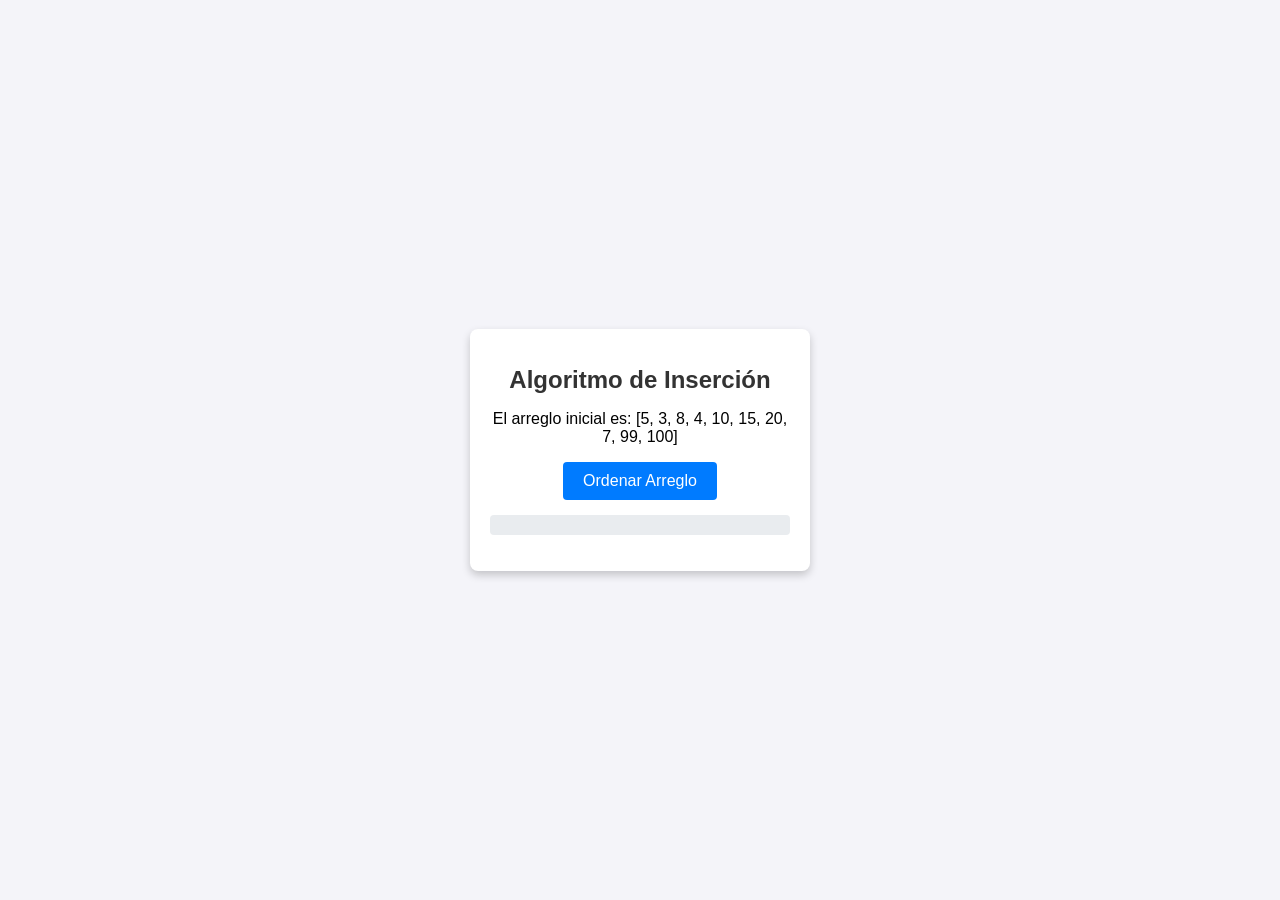
<file: index.html>
<!DOCTYPE html>
<html lang="es">
<head>
    <meta charset="UTF-8">
    <meta name="viewport" content="width=device-width, initial-scale=1.0">
    <title>Inserción</title>
    <link rel="stylesheet" href="style.css">
</head>
<body>
    <div class="container">
        <h1>Algoritmo de Inserción</h1>
        <p>El arreglo inicial es: [5, 3, 8, 4, 10, 15, 20, 7, 99, 100]</p>
        <button onclick="mostrarResultado()">Ordenar Arreglo</button>
        <pre id="resultado"></pre>
    </div>
    <script src="insercion.js"></script>
</body>
</html>
</file>
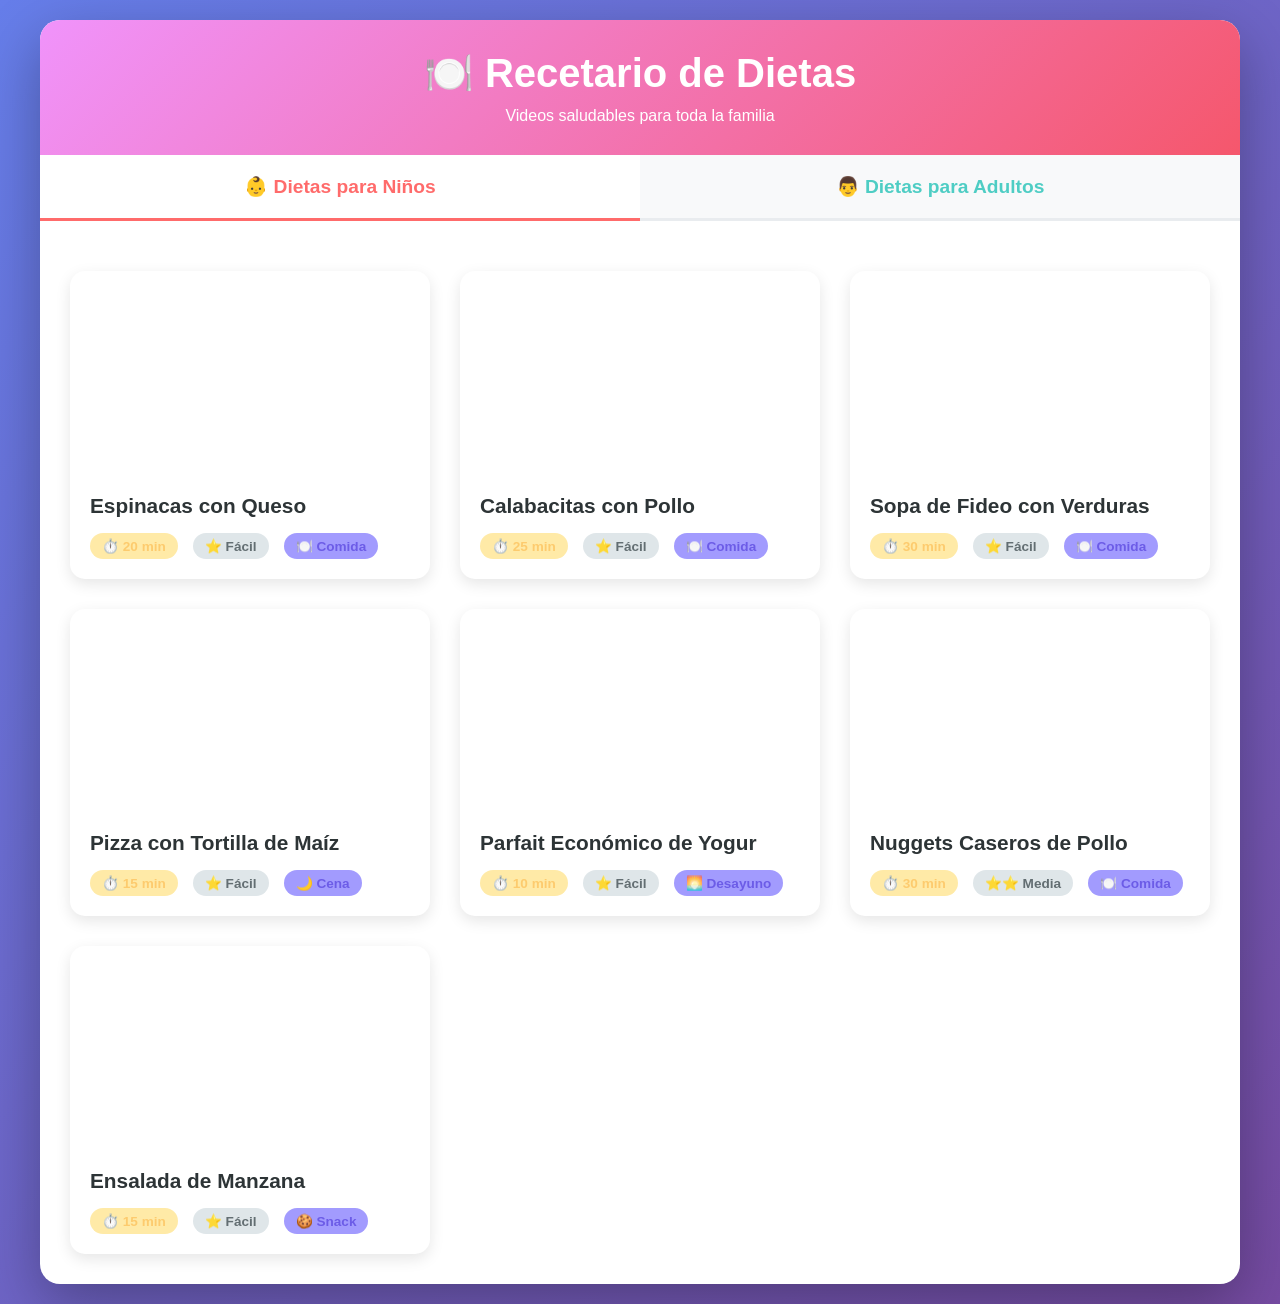
<file: Recetario.html>
<!DOCTYPE html>
<html lang="es">
<head>
    <meta charset="UTF-8">
    <meta name="viewport" content="width=device-width, initial-scale=1.0">
    <title>Recetario de Dietas</title>
    <style>
        * {
            margin: 0;
            padding: 0;
            box-sizing: border-box;
        }

        body {
            font-family: 'Segoe UI', Tahoma, Geneva, Verdana, sans-serif;
            background: linear-gradient(135deg, #667eea 0%, #764ba2 100%);
            min-height: 100vh;
            padding: 20px;
        }

        .container {
            max-width: 1200px;
            margin: 0 auto;
            background: white;
            border-radius: 20px;
            box-shadow: 0 20px 60px rgba(0,0,0,0.3);
            overflow: hidden;
        }

        header {
            background: linear-gradient(135deg, #f093fb 0%, #f5576c 100%);
            padding: 30px;
            text-align: center;
            color: white;
        }

        header h1 {
            font-size: 2.5em;
            margin-bottom: 10px;
        }

        .tabs {
            display: flex;
            background: #f8f9fa;
            border-bottom: 3px solid #e9ecef;
        }

        .tab-button {
            flex: 1;
            padding: 20px;
            font-size: 1.2em;
            font-weight: bold;
            border: none;
            background: transparent;
            cursor: pointer;
            transition: all 0.3s;
            color: #6c757d;
        }

        .tab-button:hover {
            background: #e9ecef;
        }

        .tab-button.active {
            background: white;
            color: #f5576c;
            border-bottom: 3px solid #f5576c;
            margin-bottom: -3px;
        }

        .tab-button.ninos {
            color: #ff6b6b;
        }

        .tab-button.ninos.active {
            color: #ff6b6b;
            border-bottom-color: #ff6b6b;
        }

        .tab-button.adultos {
            color: #4ecdc4;
        }

        .tab-button.adultos.active {
            color: #4ecdc4;
            border-bottom-color: #4ecdc4;
        }

        .search-box {
            padding: 30px;
            background: #f8f9fa;
        }

        .search-box input {
            width: 100%;
            padding: 15px 20px;
            font-size: 1.1em;
            border: 2px solid #dee2e6;
            border-radius: 50px;
            outline: none;
            transition: all 0.3s;
        }

        .search-box input:focus {
            border-color: #f5576c;
            box-shadow: 0 0 0 3px rgba(245, 87, 108, 0.1);
        }

        .tab-content {
            display: none;
            padding: 30px;
        }

        .tab-content.active {
            display: block;
        }

        .recipes-grid {
            display: grid;
            grid-template-columns: repeat(auto-fill, minmax(350px, 1fr));
            gap: 30px;
            margin-top: 20px;
        }

        .recipe-card {
            background: white;
            border-radius: 15px;
            overflow: hidden;
            box-shadow: 0 5px 15px rgba(0,0,0,0.1);
            transition: transform 0.3s, box-shadow 0.3s;
        }

        .recipe-card:hover {
            transform: translateY(-5px);
            box-shadow: 0 10px 30px rgba(0,0,0,0.2);
        }

        .video-container {
            position: relative;
            padding-bottom: 56.25%;
            height: 0;
            overflow: hidden;
        }

        .video-container iframe {
            position: absolute;
            top: 0;
            left: 0;
            width: 100%;
            height: 100%;
        }

        .recipe-info {
            padding: 20px;
        }

        .recipe-title {
            font-size: 1.3em;
            font-weight: bold;
            color: #2d3436;
            margin-bottom: 10px;
        }

        .recipe-meta {
            display: flex;
            gap: 15px;
            flex-wrap: wrap;
            margin-top: 15px;
        }

        .meta-tag {
            padding: 5px 12px;
            border-radius: 20px;
            font-size: 0.85em;
            font-weight: 600;
        }

        .tag-tiempo {
            background: #ffeaa7;
            color: #fdcb6e;
        }

        .tag-dificultad {
            background: #dfe6e9;
            color: #636e72;
        }

        .tag-categoria {
            background: #a29bfe;
            color: #6c5ce7;
        }

        .empty-message {
            text-align: center;
            padding: 50px;
            color: #6c757d;
            font-size: 1.2em;
        }

        @media (max-width: 768px) {
            .recipes-grid {
                grid-template-columns: 1fr;
            }

            header h1 {
                font-size: 1.8em;
            }

            .tab-button {
                font-size: 1em;
                padding: 15px;
            }
        }
    </style>
</head>
<body>
    <div class="container">
        <header>
            <h1>🍽️ Recetario de Dietas</h1>
            <p>Videos saludables para toda la familia</p>
        </header>

        <div class="tabs">
            <button class="tab-button ninos active" onclick="switchTab('ninos')">
                👶 Dietas para Niños
            </button>
            <button class="tab-button adultos" onclick="switchTab('adultos')">
                👨 Dietas para Adultos
            </button>
        </div>

        <div id="ninos" class="tab-content active">
            <div class="recipes-grid" id="ninos-grid">
                <div class="recipe-card" data-title="espinacas con queso">
                    <div class="video-container">
                        <iframe src="https://www.youtube.com/embed/r7K9CjKKr6k" frameborder="0" allowfullscreen></iframe>
                    </div>
                    <div class="recipe-info">
                        <div class="recipe-title">Espinacas con Queso</div>
                        <div class="recipe-meta">
                            <span class="meta-tag tag-tiempo">⏱️ 20 min</span>
                            <span class="meta-tag tag-dificultad">⭐ Fácil</span>
                            <span class="meta-tag tag-categoria">🍽️ Comida</span>
                        </div>
                    </div>
                </div>

                <div class="recipe-card" data-title="calabacitas con pollo">
                    <div class="video-container">
                        <iframe src="https://www.youtube.com/embed/SZnJab2GLZM" frameborder="0" allowfullscreen></iframe>
                    </div>
                    <div class="recipe-info">
                        <div class="recipe-title">Calabacitas con Pollo</div>
                        <div class="recipe-meta">
                            <span class="meta-tag tag-tiempo">⏱️ 25 min</span>
                            <span class="meta-tag tag-dificultad">⭐ Fácil</span>
                            <span class="meta-tag tag-categoria">🍽️ Comida</span>
                        </div>
                    </div>
                </div>

                <div class="recipe-card" data-title="sopa de fideo con verduras">
                    <div class="video-container">
                        <iframe src="https://www.youtube.com/embed/EKLXeMmLE2U" frameborder="0" allowfullscreen></iframe>
                    </div>
                    <div class="recipe-info">
                        <div class="recipe-title">Sopa de Fideo con Verduras</div>
                        <div class="recipe-meta">
                            <span class="meta-tag tag-tiempo">⏱️ 30 min</span>
                            <span class="meta-tag tag-dificultad">⭐ Fácil</span>
                            <span class="meta-tag tag-categoria">🍽️ Comida</span>
                        </div>
                    </div>
                </div>

                <div class="recipe-card" data-title="pizza con tortilla de maíz">
                    <div class="video-container">
                        <iframe src="https://www.youtube.com/embed/x3TqUzECIVY" frameborder="0" allowfullscreen></iframe>
                    </div>
                    <div class="recipe-info">
                        <div class="recipe-title">Pizza con Tortilla de Maíz</div>
                        <div class="recipe-meta">
                            <span class="meta-tag tag-tiempo">⏱️ 15 min</span>
                            <span class="meta-tag tag-dificultad">⭐ Fácil</span>
                            <span class="meta-tag tag-categoria">🌙 Cena</span>
                        </div>
                    </div>
                </div>

                <div class="recipe-card" data-title="parfait de yogur">
                    <div class="video-container">
                        <iframe src="https://www.youtube.com/embed/EqCbYNc69lc" frameborder="0" allowfullscreen></iframe>
                    </div>
                    <div class="recipe-info">
                        <div class="recipe-title">Parfait Económico de Yogur</div>
                        <div class="recipe-meta">
                            <span class="meta-tag tag-tiempo">⏱️ 10 min</span>
                            <span class="meta-tag tag-dificultad">⭐ Fácil</span>
                            <span class="meta-tag tag-categoria">🌅 Desayuno</span>
                        </div>
                    </div>
                </div>

                <div class="recipe-card" data-title="nuggets caseros de pollo">
                    <div class="video-container">
                        <iframe src="https://www.youtube.com/embed/U2EZ0G8xBnE" frameborder="0" allowfullscreen></iframe>
                    </div>
                    <div class="recipe-info">
                        <div class="recipe-title">Nuggets Caseros de Pollo</div>
                        <div class="recipe-meta">
                            <span class="meta-tag tag-tiempo">⏱️ 30 min</span>
                            <span class="meta-tag tag-dificultad">⭐⭐ Media</span>
                            <span class="meta-tag tag-categoria">🍽️ Comida</span>
                        </div>
                    </div>
                </div>

                <div class="recipe-card" data-title="ensalada de manzana">
                    <div class="video-container">
                        <iframe src="https://www.youtube.com/embed/AL2nP_EuX84" frameborder="0" allowfullscreen></iframe>
                    </div>
                    <div class="recipe-info">
                        <div class="recipe-title">Ensalada de Manzana</div>
                        <div class="recipe-meta">
                            <span class="meta-tag tag-tiempo">⏱️ 15 min</span>
                            <span class="meta-tag tag-dificultad">⭐ Fácil</span>
                            <span class="meta-tag tag-categoria">🍪 Snack</span>
                        </div>
                    </div>
                </div>
            </div>
        </div>

        <div id="adultos" class="tab-content">
            <div class="recipes-grid" id="adultos-grid">
                <div class="recipe-card" data-title="salteado de verduras con pollo">
                    <div class="video-container">
                        <iframe src="https://www.youtube.com/embed/jSiZzQ7hepc" frameborder="0" allowfullscreen></iframe>
                    </div>
                    <div class="recipe-info">
                        <div class="recipe-title">Salteado de Verduras con Pollo</div>
                        <div class="recipe-meta">
                            <span class="meta-tag tag-tiempo">⏱️ 25 min</span>
                            <span class="meta-tag tag-dificultad">⭐⭐ Media</span>
                            <span class="meta-tag tag-categoria">🍽️ Comida</span>
                        </div>
                    </div>
                </div>

                <div class="recipe-card" data-title="omelette con verduras">
                    <div class="video-container">
                        <iframe src="https://www.youtube.com/embed/tG26VbD-rhg" frameborder="0" allowfullscreen></iframe>
                    </div>
                    <div class="recipe-info">
                        <div class="recipe-title">Omelette con Verduras</div>
                        <div class="recipe-meta">
                            <span class="meta-tag tag-tiempo">⏱️ 15 min</span>
                            <span class="meta-tag tag-dificultad">⭐ Fácil</span>
                            <span class="meta-tag tag-categoria">🌅 Desayuno</span>
                        </div>
                    </div>
                </div>

                <div class="recipe-card" data-title="arroz con lentejas">
                    <div class="video-container">
                        <iframe src="https://www.youtube.com/embed/wKHfKhLYyGU" frameborder="0" allowfullscreen></iframe>
                    </div>
                    <div class="recipe-info">
                        <div class="recipe-title">Arroz con Lentejas</div>
                        <div class="recipe-meta">
                            <span class="meta-tag tag-tiempo">⏱️ 35 min</span>
                            <span class="meta-tag tag-dificultad">⭐ Fácil</span>
                            <span class="meta-tag tag-categoria">🍽️ Comida</span>
                        </div>
                    </div>
                </div>

                <div class="recipe-card" data-title="tacos de pollo con frijoles">
                    <div class="video-container">
                        <iframe src="https://www.youtube.com/embed/3FoItYlhZAA" frameborder="0" allowfullscreen></iframe>
                    </div>
                    <div class="recipe-info">
                        <div class="recipe-title">Tacos de Pollo con Frijoles</div>
                        <div class="recipe-meta">
                            <span class="meta-tag tag-tiempo">⏱️ 30 min</span>
                            <span class="meta-tag tag-dificultad">⭐ Fácil</span>
                            <span class="meta-tag tag-categoria">🍽️ Comida</span>
                        </div>
                    </div>
                </div>

                <div class="recipe-card" data-title="ensalada de atún">
                    <div class="video-container">
                        <iframe src="https://www.youtube.com/embed/XUL3d9pI6hQ" frameborder="0" allowfullscreen></iframe>
                    </div>
                    <div class="recipe-info">
                        <div class="recipe-title">Ensalada de Atún</div>
                        <div class="recipe-meta">
                            <span class="meta-tag tag-tiempo">⏱️ 15 min</span>
                            <span class="meta-tag tag-dificultad">⭐ Fácil</span>
                            <span class="meta-tag tag-categoria">🍽️ Comida</span>
                        </div>
                    </div>
                </div>

                <div class="recipe-card" data-title="caldo de pollo con arroz">
                    <div class="video-container">
                        <iframe src="https://www.youtube.com/embed/09wL0xN8aUg" frameborder="0" allowfullscreen></iframe>
                    </div>
                    <div class="recipe-info">
                        <div class="recipe-title">Caldo de Pollo con Arroz</div>
                        <div class="recipe-meta">
                            <span class="meta-tag tag-tiempo">⏱️ 40 min</span>
                            <span class="meta-tag tag-dificultad">⭐⭐ Media</span>
                            <span class="meta-tag tag-categoria">🍽️ Comida</span>
                        </div>
                    </div>
                </div>

                <div class="recipe-card" data-title="ensalada de garbanzos y pollo">
                    <div class="video-container">
                        <iframe src="https://www.youtube.com/embed/_buCMoiwrKc" frameborder="0" allowfullscreen></iframe>
                    </div>
                    <div class="recipe-info">
                        <div class="recipe-title">Ensalada de Garbanzos y Pollo</div>
                        <div class="recipe-meta">
                            <span class="meta-tag tag-tiempo">⏱️ 20 min</span>
                            <span class="meta-tag tag-dificultad">⭐ Fácil</span>
                            <span class="meta-tag tag-categoria">🍽️ Comida</span>
                        </div>
                    </div>
                </div>
            </div>
        </div>
    </div>

    <script>
        function switchTab(tabName) {
            // Ocultar todos los contenidos
            const contents = document.querySelectorAll('.tab-content');
            contents.forEach(content => content.classList.remove('active'));

            // Desactivar todos los botones
            const buttons = document.querySelectorAll('.tab-button');
            buttons.forEach(button => button.classList.remove('active'));

            // Activar el tab seleccionado
            document.getElementById(tabName).classList.add('active');
            event.target.classList.add('active');

            // Limpiar búsqueda
            document.getElementById('searchInput').value = '';
            searchRecipes();
        }

        function searchRecipes() {
            const searchTerm = document.getElementById('searchInput').value.toLowerCase();
            const activeTab = document.querySelector('.tab-content.active');
            const cards = activeTab.querySelectorAll('.recipe-card');

            cards.forEach(card => {
                const title = card.getAttribute('data-title').toLowerCase();
                if (title.includes(searchTerm)) {
                    card.style.display = 'block';
                } else {
                    card.style.display = 'none';
                }
            });
        }
    </script>
</body>
</html>
</file>
<file: style.css>
body {
    font-family: Arial, sans-serif;
    background-color: #f4f4f9;
    display: flex;
    justify-content: center;
    align-items: center;
    height: 100vh;
    margin: 0;
}

.container {
    text-align: center;
    background-color: #ffffff;
    padding: 20px;
    border-radius: 8px;
    box-shadow: 0 4px 8px rgba(0, 0, 0, 0.2);
    width: 300px;
}

h1 {
    font-size: 24px;
    color: #333;
}

button {
    padding: 10px 20px;
    font-size: 16px;
    color: #ffffff;
    background-color: #007bff;
    border: none;
    border-radius: 4px;
    cursor: pointer;
    transition: background-color 0.3s ease;
}

button:hover {
    background-color: #0056b3;
}

pre {
    margin-top: 15px;
    font-size: 16px;
    color: #333;
    background-color: #e9ecef;
    padding: 10px;
    border-radius: 4px;
}
</file>
